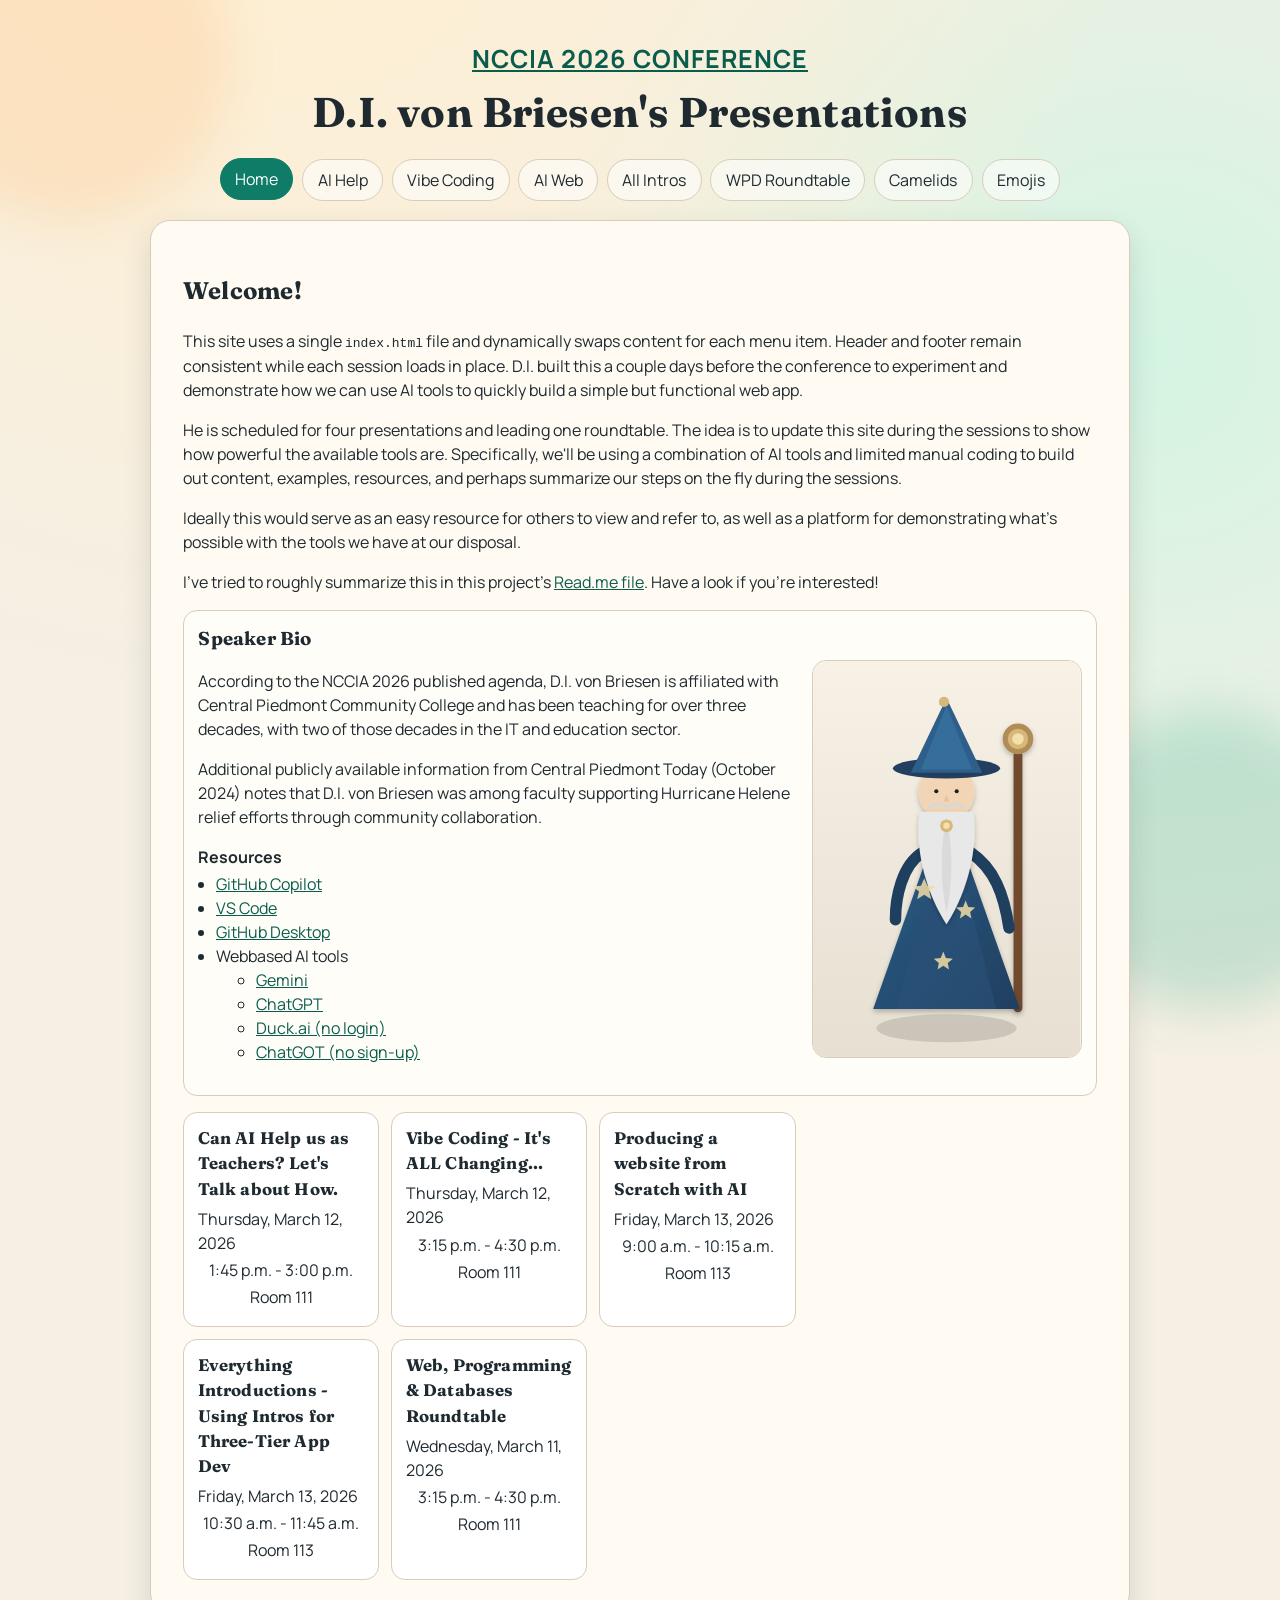
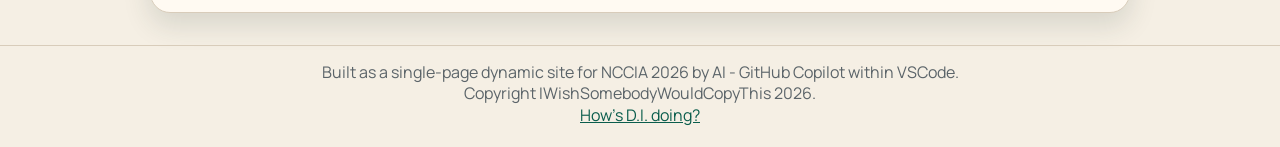
<file: index.html>
<!doctype html>
<html lang="en">
  <head>
    <meta charset="UTF-8" />
    <meta name="viewport" content="width=device-width, initial-scale=1.0" />
    <title>NCCIA 2026 | D.I. von Briesen's Sessions</title>
    <meta
      name="description"
      content="Dynamic five-page NCCIA 2026 session site for D.I. von Briesen's presentations."
    />
    <link rel="icon" type="image/svg+xml" href="images/favicon.svg" />
    <link rel="preconnect" href="https://fonts.googleapis.com" />
    <link rel="preconnect" href="https://fonts.gstatic.com" crossorigin />
    <link
      href="https://fonts.googleapis.com/css2?family=Fraunces:opsz,wght@9..144,500;9..144,700&family=Manrope:wght@400;500;700&display=swap"
      rel="stylesheet"
    />
    <link rel="stylesheet" href="styles.css" />
  </head>

  <body>
    <div class="bg-shape bg-shape-a" aria-hidden="true"></div>
    <div class="bg-shape bg-shape-b" aria-hidden="true"></div>

    <header class="site-header">
      <div class="wrap">
        <p class="eyebrow">
          <a
            href="https://www.nccia.net/conference/"
            target="_blank"
            rel="noreferrer"
            >NCCIA 2026 Conference</a
          >
        </p>
        <h1>D.I. von Briesen's Presentations</h1>
        <nav aria-label="Main navigation">
          <ul class="menu" id="menu"></ul>
        </nav>
      </div>
    </header>

    <main id="app" class="wrap" aria-live="polite"></main>

    <footer class="site-footer">
      <div class="wrap footer-grid">
        <p>
          Built as a single-page dynamic site for NCCIA 2026 by AI - GitHub
          Copilot within VSCode.
        </p>
        <p>Copyright IWishSomebodyWouldCopyThis 2026.</p>
        <p><a href="di-review-summary.html">How's D.I. doing?</a></p>
      </div>
    </footer>

    <script src="app.js"></script>
  </body>
</html>
</file>
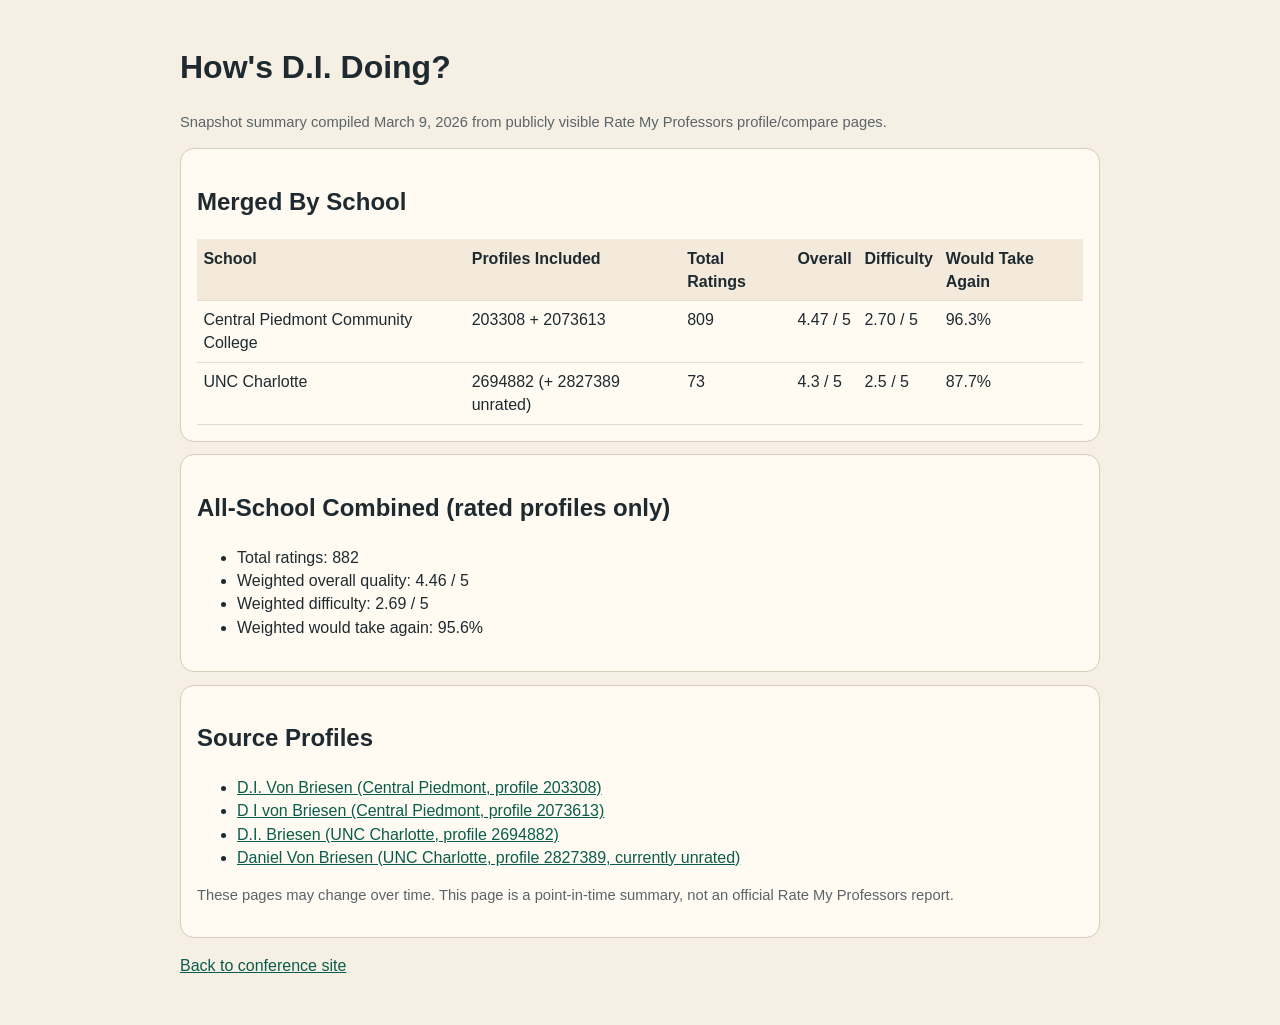
<file: di-review-summary.html>
<!doctype html>
<html lang="en">

<head>
    <meta charset="UTF-8" />
    <meta name="viewport" content="width=device-width, initial-scale=1.0" />
    <title>How's D.I. Doing? | Summary</title>
    <link rel="icon" type="image/svg+xml" href="images/favicon.svg" />
    <style>
        body {
            margin: 0;
            font-family: "Segoe UI", Tahoma, sans-serif;
            line-height: 1.45;
            background: #f5efe4;
            color: #1f2a30;
        }

        .wrap {
            width: min(920px, calc(100% - 2rem));
            margin: 0 auto;
            padding: 1.4rem 0 2rem;
        }

        .card {
            background: #fffaf2;
            border: 1px solid #d8ccba;
            border-radius: 14px;
            padding: 1rem;
            margin-top: 0.8rem;
        }

        table {
            width: 100%;
            border-collapse: collapse;
            margin-top: 0.5rem;
        }

        th,
        td {
            border-bottom: 1px solid #e5dccf;
            text-align: left;
            padding: 0.45rem 0.4rem;
            vertical-align: top;
        }

        th {
            background: #f3eadc;
        }

        a {
            color: #0a5d4c;
        }

        .small {
            color: #5b6469;
            font-size: 0.92rem;
        }
    </style>
</head>

<body>
    <main class="wrap">
        <h1>How's D.I. Doing?</h1>
        <p class="small">Snapshot summary compiled March 9, 2026 from publicly visible Rate My Professors
            profile/compare pages.</p>

        <section class="card">
            <h2>Merged By School</h2>
            <table>
                <thead>
                    <tr>
                        <th>School</th>
                        <th>Profiles Included</th>
                        <th>Total Ratings</th>
                        <th>Overall</th>
                        <th>Difficulty</th>
                        <th>Would Take Again</th>
                    </tr>
                </thead>
                <tbody>
                    <tr>
                        <td>Central Piedmont Community College</td>
                        <td>203308 + 2073613</td>
                        <td>809</td>
                        <td>4.47 / 5</td>
                        <td>2.70 / 5</td>
                        <td>96.3%</td>
                    </tr>
                    <tr>
                        <td>UNC Charlotte</td>
                        <td>2694882 (+ 2827389 unrated)</td>
                        <td>73</td>
                        <td>4.3 / 5</td>
                        <td>2.5 / 5</td>
                        <td>87.7%</td>
                    </tr>
                </tbody>
            </table>
        </section>

        <section class="card">
            <h2>All-School Combined (rated profiles only)</h2>
            <ul>
                <li>Total ratings: 882</li>
                <li>Weighted overall quality: 4.46 / 5</li>
                <li>Weighted difficulty: 2.69 / 5</li>
                <li>Weighted would take again: 95.6%</li>
            </ul>
        </section>

        <section class="card">
            <h2>Source Profiles</h2>
            <ul>
                <li><a href="https://www.ratemyprofessors.com/professor/203308" target="_blank" rel="noreferrer">D.I.
                        Von Briesen (Central Piedmont, profile 203308)</a></li>
                <li><a href="https://www.ratemyprofessors.com/professor/2073613" target="_blank" rel="noreferrer">D I
                        von Briesen (Central Piedmont, profile 2073613)</a></li>
                <li><a href="https://www.ratemyprofessors.com/professor/2694882" target="_blank" rel="noreferrer">D.I.
                        Briesen (UNC Charlotte, profile 2694882)</a></li>
                <li><a href="https://www.ratemyprofessors.com/professor/2827389" target="_blank" rel="noreferrer">Daniel
                        Von Briesen (UNC Charlotte, profile 2827389, currently unrated)</a></li>
            </ul>
            <p class="small">These pages may change over time. This page is a point-in-time summary, not an official
                Rate My Professors report.</p>
        </section>

        <p><a href="index.html">Back to conference site</a></p>
    </main>
</body>

</html>
</file>
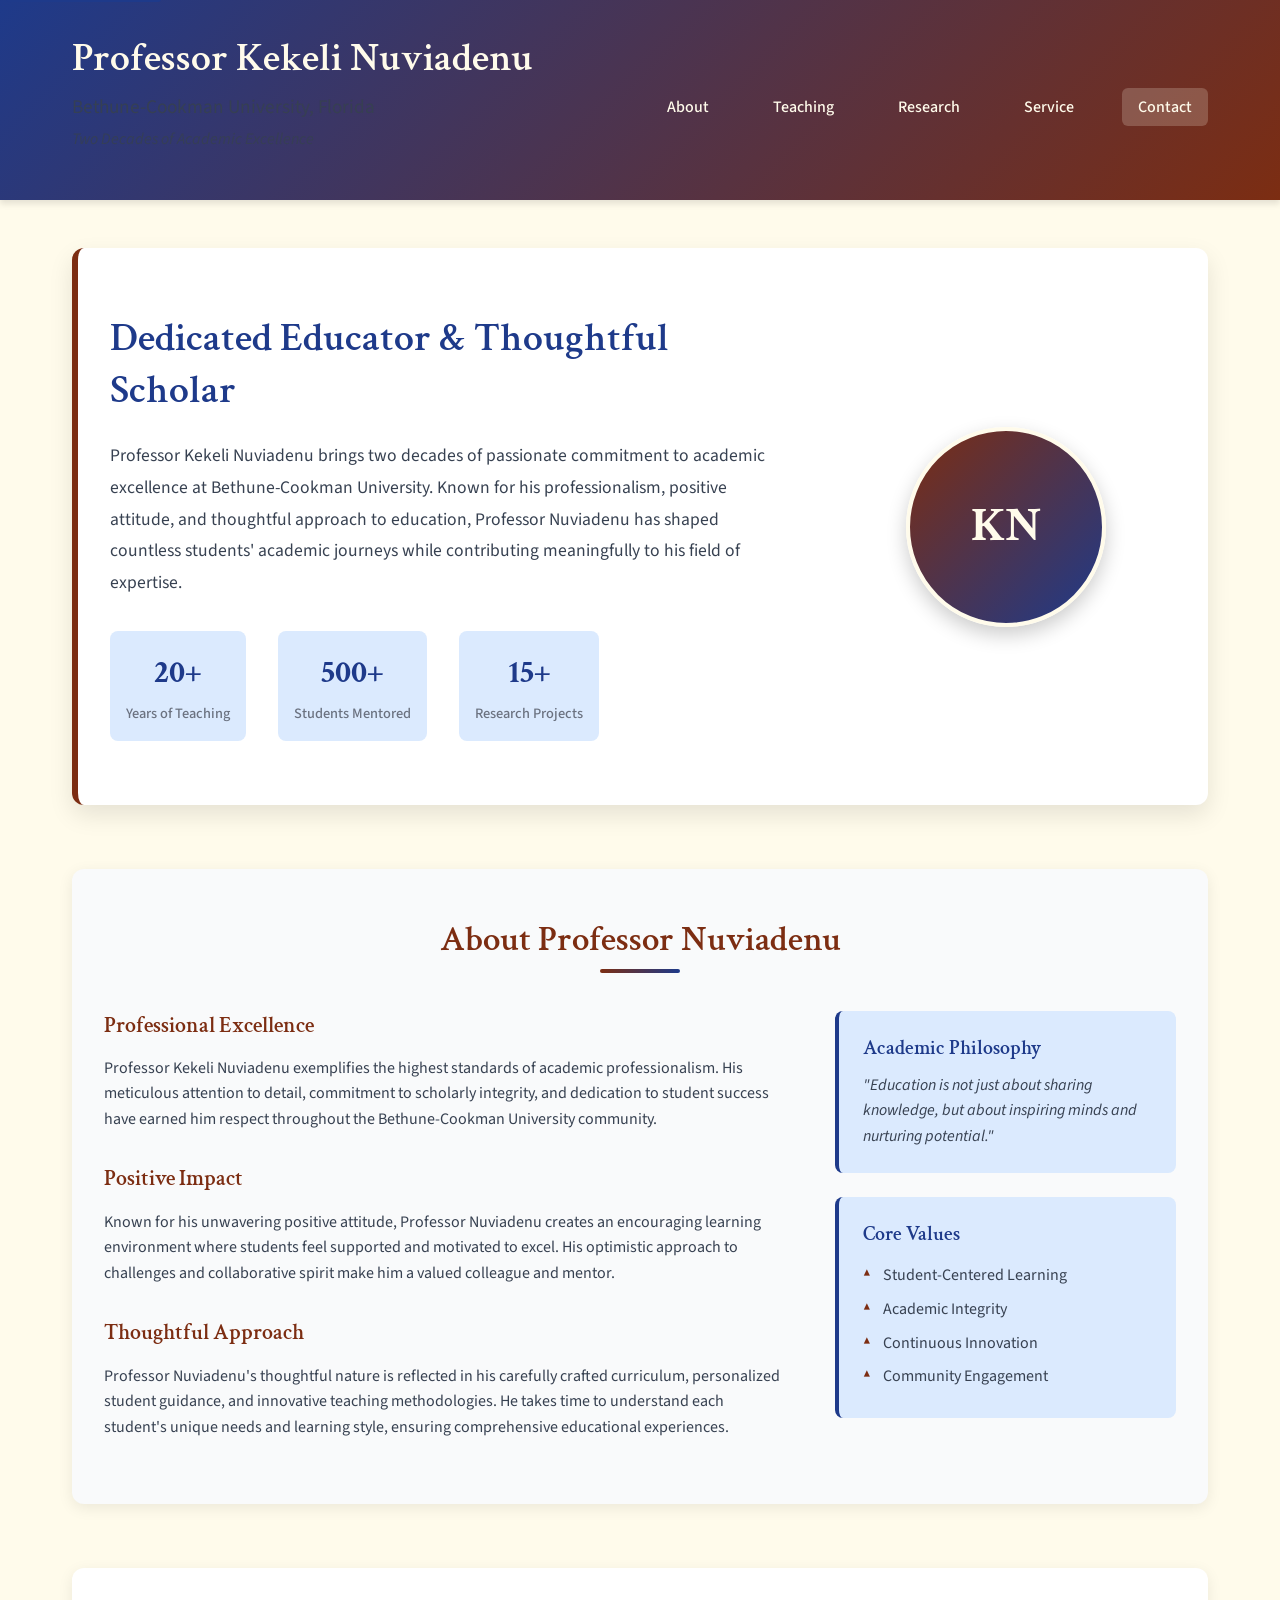
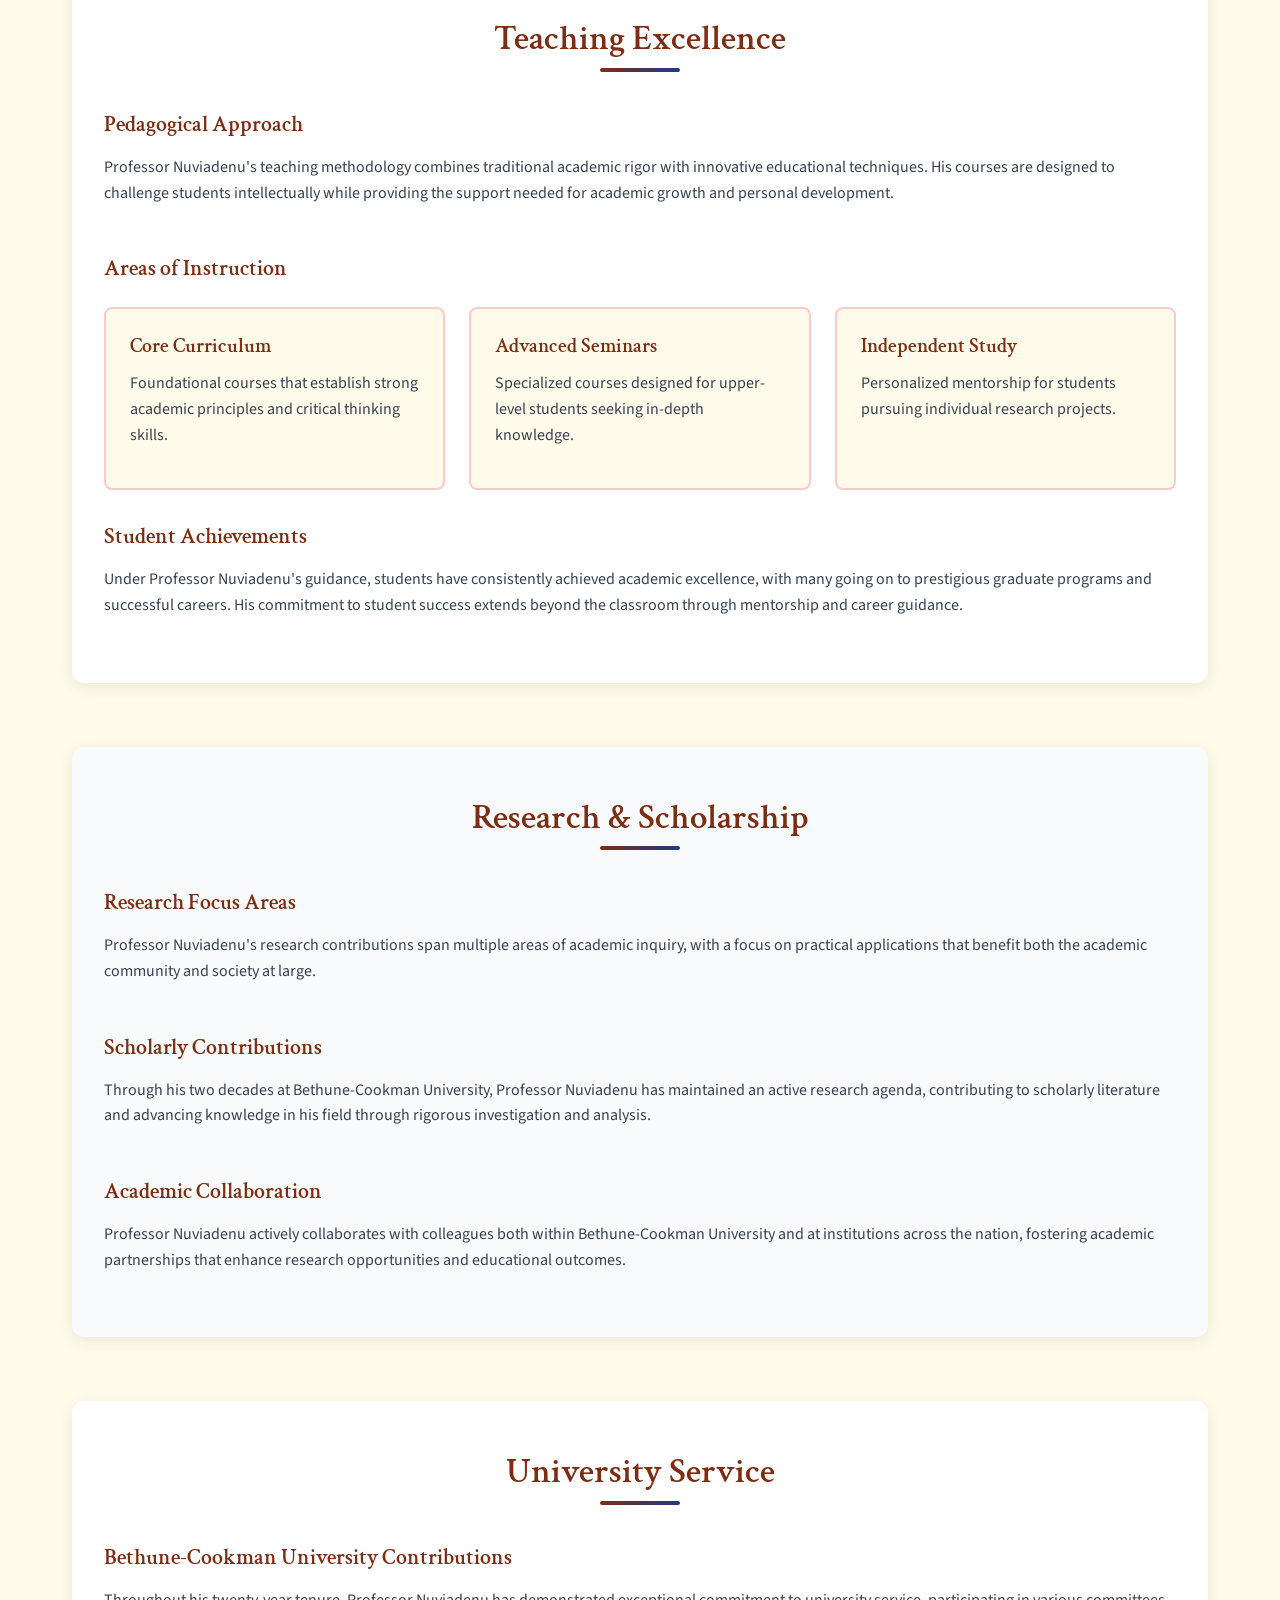
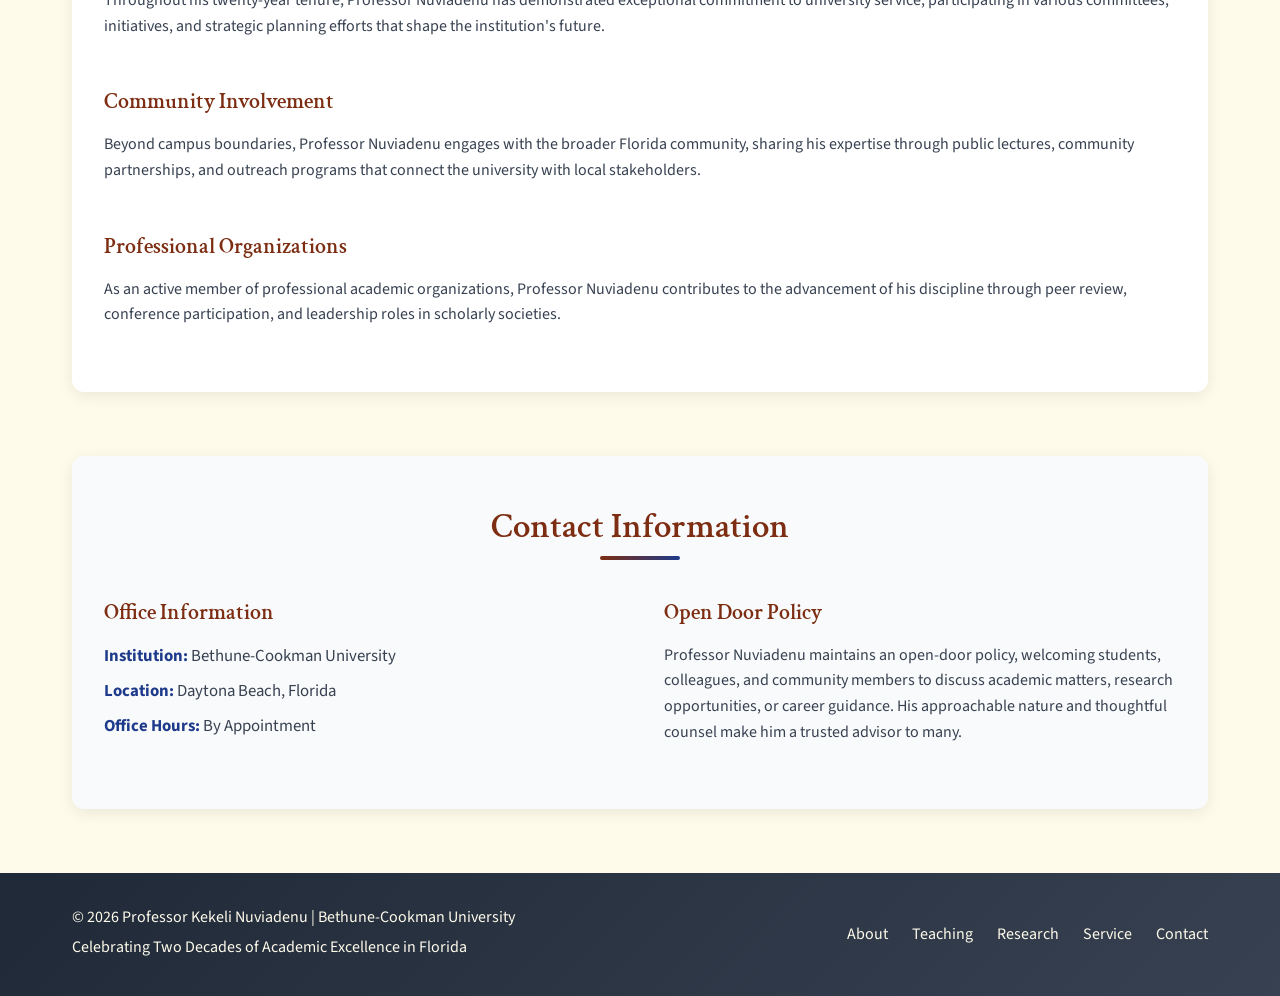
<file: nuviadenu.html>
<!doctype html>
<html lang="en">
  <head>
    <meta charset="UTF-8" />
    <meta name="viewport" content="width=device-width, initial-scale=1.0" />
    <title>Professor Kekeli Nuviadenu | Bethune-Cookman University</title>
    <meta
      name="description"
      content="Academic profile of Professor Kekeli Nuviadenu - 20 years of dedicated service at Bethune-Cookman University, Florida."
    />
    <link rel="preconnect" href="https://fonts.googleapis.com" />
    <link rel="preconnect" href="https://fonts.gstatic.com" crossorigin />
    <link
      href="https://fonts.googleapis.com/css2?family=Crimson+Text:ital,wght@0,400;0,600;0,700;1,400&family=Source+Sans+Pro:wght@300;400;600;700&display=swap"
      rel="stylesheet"
    />
    <link rel="stylesheet" href="nuviadenu-styles.css" />
  </head>

  <body>
    <header class="site-header">
      <div class="header-content">
        <div class="university-info">
          <h1 class="professor-name">Professor Kekeli Nuviadenu</h1>
          <p class="university-affiliation">
            Bethune-Cookman University, Florida
          </p>
          <p class="service-years">Two Decades of Academic Excellence</p>
        </div>
        <nav class="main-navigation">
          <ul class="nav-menu">
            <li><a href="#about" class="nav-link">About</a></li>
            <li><a href="#teaching" class="nav-link">Teaching</a></li>
            <li><a href="#research" class="nav-link">Research</a></li>
            <li><a href="#service" class="nav-link">Service</a></li>
            <li><a href="#contact" class="nav-link">Contact</a></li>
          </ul>
        </nav>
      </div>
    </header>

    <main class="main-content">
      <!-- Hero Section -->
      <section class="hero-section">
        <div class="hero-content">
          <div class="hero-text">
            <h2 class="hero-title">Dedicated Educator & Thoughtful Scholar</h2>
            <p class="hero-description">
              Professor Kekeli Nuviadenu brings two decades of passionate
              commitment to academic excellence at Bethune-Cookman University.
              Known for his professionalism, positive attitude, and thoughtful
              approach to education, Professor Nuviadenu has shaped countless
              students' academic journeys while contributing meaningfully to his
              field of expertise.
            </p>
            <div class="hero-stats">
              <div class="stat-item">
                <span class="stat-number">20+</span>
                <span class="stat-label">Years of Teaching</span>
              </div>
              <div class="stat-item">
                <span class="stat-number">500+</span>
                <span class="stat-label">Students Mentored</span>
              </div>
              <div class="stat-item">
                <span class="stat-number">15+</span>
                <span class="stat-label">Research Projects</span>
              </div>
            </div>
          </div>
          <div class="hero-image">
            <div class="professor-portrait">
              <div class="portrait-placeholder">
                <span class="initials">KN</span>
              </div>
            </div>
          </div>
        </div>
      </section>

      <!-- About Section -->
      <section id="about" class="content-section about-section">
        <div class="section-container">
          <h2 class="section-title">About Professor Nuviadenu</h2>
          <div class="about-content">
            <div class="about-text">
              <h3 class="subsection-title">Professional Excellence</h3>
              <p>
                Professor Kekeli Nuviadenu exemplifies the highest standards of
                academic professionalism. His meticulous attention to detail,
                commitment to scholarly integrity, and dedication to student
                success have earned him respect throughout the Bethune-Cookman
                University community.
              </p>

              <h3 class="subsection-title">Positive Impact</h3>
              <p>
                Known for his unwavering positive attitude, Professor Nuviadenu
                creates an encouraging learning environment where students feel
                supported and motivated to excel. His optimistic approach to
                challenges and collaborative spirit make him a valued colleague
                and mentor.
              </p>

              <h3 class="subsection-title">Thoughtful Approach</h3>
              <p>
                Professor Nuviadenu's thoughtful nature is reflected in his
                carefully crafted curriculum, personalized student guidance, and
                innovative teaching methodologies. He takes time to understand
                each student's unique needs and learning style, ensuring
                comprehensive educational experiences.
              </p>
            </div>
            <div class="about-highlights">
              <div class="highlight-card">
                <h4>Academic Philosophy</h4>
                <p>
                  "Education is not just about sharing knowledge, but about
                  inspiring minds and nurturing potential."
                </p>
              </div>
              <div class="highlight-card">
                <h4>Core Values</h4>
                <ul>
                  <li>Student-Centered Learning</li>
                  <li>Academic Integrity</li>
                  <li>Continuous Innovation</li>
                  <li>Community Engagement</li>
                </ul>
              </div>
            </div>
          </div>
        </div>
      </section>

      <!-- Teaching Section -->
      <section id="teaching" class="content-section teaching-section">
        <div class="section-container">
          <h2 class="section-title">Teaching Excellence</h2>
          <div class="teaching-content">
            <div class="teaching-philosophy">
              <h3 class="subsection-title">Pedagogical Approach</h3>
              <p>
                Professor Nuviadenu's teaching methodology combines traditional
                academic rigor with innovative educational techniques. His
                courses are designed to challenge students intellectually while
                providing the support needed for academic growth and personal
                development.
              </p>
            </div>

            <div class="course-areas">
              <h3 class="subsection-title">Areas of Instruction</h3>
              <div class="course-grid">
                <div class="course-card">
                  <h4>Core Curriculum</h4>
                  <p>
                    Foundational courses that establish strong academic
                    principles and critical thinking skills.
                  </p>
                </div>
                <div class="course-card">
                  <h4>Advanced Seminars</h4>
                  <p>
                    Specialized courses designed for upper-level students
                    seeking in-depth knowledge.
                  </p>
                </div>
                <div class="course-card">
                  <h4>Independent Study</h4>
                  <p>
                    Personalized mentorship for students pursuing individual
                    research projects.
                  </p>
                </div>
              </div>
            </div>

            <div class="student-success">
              <h3 class="subsection-title">Student Achievements</h3>
              <p>
                Under Professor Nuviadenu's guidance, students have consistently
                achieved academic excellence, with many going on to prestigious
                graduate programs and successful careers. His commitment to
                student success extends beyond the classroom through mentorship
                and career guidance.
              </p>
            </div>
          </div>
        </div>
      </section>

      <!-- Research Section -->
      <section id="research" class="content-section research-section">
        <div class="section-container">
          <h2 class="section-title">Research & Scholarship</h2>
          <div class="research-content">
            <div class="research-interests">
              <h3 class="subsection-title">Research Focus Areas</h3>
              <p>
                Professor Nuviadenu's research contributions span multiple areas
                of academic inquiry, with a focus on practical applications that
                benefit both the academic community and society at large.
              </p>
            </div>

            <div class="research-impact">
              <h3 class="subsection-title">Scholarly Contributions</h3>
              <p>
                Through his two decades at Bethune-Cookman University, Professor
                Nuviadenu has maintained an active research agenda, contributing
                to scholarly literature and advancing knowledge in his field
                through rigorous investigation and analysis.
              </p>
            </div>

            <div class="collaboration">
              <h3 class="subsection-title">Academic Collaboration</h3>
              <p>
                Professor Nuviadenu actively collaborates with colleagues both
                within Bethune-Cookman University and at institutions across the
                nation, fostering academic partnerships that enhance research
                opportunities and educational outcomes.
              </p>
            </div>
          </div>
        </div>
      </section>

      <!-- Service Section -->
      <section id="service" class="content-section service-section">
        <div class="section-container">
          <h2 class="section-title">University Service</h2>
          <div class="service-content">
            <div class="institutional-service">
              <h3 class="subsection-title">
                Bethune-Cookman University Contributions
              </h3>
              <p>
                Throughout his twenty-year tenure, Professor Nuviadenu has
                demonstrated exceptional commitment to university service,
                participating in various committees, initiatives, and strategic
                planning efforts that shape the institution's future.
              </p>
            </div>

            <div class="community-engagement">
              <h3 class="subsection-title">Community Involvement</h3>
              <p>
                Beyond campus boundaries, Professor Nuviadenu engages with the
                broader Florida community, sharing his expertise through public
                lectures, community partnerships, and outreach programs that
                connect the university with local stakeholders.
              </p>
            </div>

            <div class="professional-service">
              <h3 class="subsection-title">Professional Organizations</h3>
              <p>
                As an active member of professional academic organizations,
                Professor Nuviadenu contributes to the advancement of his
                discipline through peer review, conference participation, and
                leadership roles in scholarly societies.
              </p>
            </div>
          </div>
        </div>
      </section>

      <!-- Contact Section -->
      <section id="contact" class="content-section contact-section">
        <div class="section-container">
          <h2 class="section-title">Contact Information</h2>
          <div class="contact-content">
            <div class="contact-details">
              <h3 class="subsection-title">Office Information</h3>
              <div class="contact-info">
                <p><strong>Institution:</strong> Bethune-Cookman University</p>
                <p><strong>Location:</strong> Daytona Beach, Florida</p>
                <p><strong>Office Hours:</strong> By Appointment</p>
              </div>
            </div>

            <div class="office-philosophy">
              <h3 class="subsection-title">Open Door Policy</h3>
              <p>
                Professor Nuviadenu maintains an open-door policy, welcoming
                students, colleagues, and community members to discuss academic
                matters, research opportunities, or career guidance. His
                approachable nature and thoughtful counsel make him a trusted
                advisor to many.
              </p>
            </div>
          </div>
        </div>
      </section>
    </main>

    <footer class="site-footer">
      <div class="footer-content">
        <div class="footer-info">
          <p>
            &copy; 2026 Professor Kekeli Nuviadenu | Bethune-Cookman University
          </p>
          <p>Celebrating Two Decades of Academic Excellence in Florida</p>
        </div>
        <div class="footer-links">
          <a href="#about">About</a>
          <a href="#teaching">Teaching</a>
          <a href="#research">Research</a>
          <a href="#service">Service</a>
          <a href="#contact">Contact</a>
        </div>
      </div>
    </footer>

    <script src="nuviadenu-script.js"></script>
  </body>
</html>
</file>
<file: styles.css>
:root {
    --bg: #f5efe4;
    --paper: #fffaf2;
    --ink: #1f2a30;
    --muted: #5b6469;
    --accent: #0e7c66;
    --accent-strong: #0a5d4c;
    --line: #d8ccba;
    --shadow: 0 12px 28px rgba(37, 54, 49, 0.14);
}

* {
    box-sizing: border-box;
}

body {
    margin: 0;
    font-family: "Manrope", "Segoe UI", sans-serif;
    color: var(--ink);
    background: radial-gradient(circle at 20% -10%, #ffefd0 0%, transparent 40%),
        radial-gradient(circle at 90% 20%, #d4f4e2 0%, transparent 35%), var(--bg);
    min-height: 100vh;
    line-height: 1.5;
}

h1,
h2,
h3 {
    font-family: "Fraunces", Georgia, serif;
    letter-spacing: 0.01em;
}

a {
    color: var(--accent-strong);
}

.wrap {
    width: min(980px, calc(100% - 2rem));
    margin: 0 auto;
}

.bg-shape {
    position: fixed;
    z-index: -1;
    border-radius: 50%;
    filter: blur(24px);
}

.bg-shape-a {
    width: 320px;
    height: 320px;
    background: rgba(255, 189, 120, 0.25);
    top: -100px;
    left: -90px;
}

.bg-shape-b {
    width: 300px;
    height: 300px;
    background: rgba(27, 163, 126, 0.2);
    bottom: -110px;
    right: -80px;
}

.site-header {
    padding: 2.5rem 0 1.2rem;
}

.site-header .wrap {
    text-align: center;
}

.eyebrow {
    margin: 0;
    color: var(--accent-strong);
    font-weight: 700;
    text-transform: uppercase;
    letter-spacing: 0.08em;
    font-size: 0.78rem;
}

.eyebrow a {
    font-size: 1.56rem;
}

.site-header h1 {
    margin: 0.2rem 0 1rem;
    font-size: clamp(1.7rem, 3.6vw, 2.6rem);
}

.menu {
    list-style: none;
    margin: 0;
    padding: 0;
    display: flex;
    flex-wrap: wrap;
    justify-content: center;
    gap: 0.55rem;
}

.menu a {
    display: inline-block;
    padding: 0.5rem 0.9rem;
    border: 1px solid var(--line);
    border-radius: 999px;
    text-decoration: none;
    color: var(--ink);
    background: rgba(255, 255, 255, 0.55);
    transition: all 0.2s ease;
}

.menu a:hover,
.menu a[aria-current="page"] {
    background: var(--accent);
    border-color: var(--accent);
    color: #ffffff;
    transform: translateY(-1px);
}

.page {
    background: var(--paper);
    border: 1px solid var(--line);
    border-radius: 20px;
    box-shadow: var(--shadow);
    padding: clamp(1rem, 2.5vw, 2rem);
    margin-bottom: 1.5rem;
    animation: rise 0.35s ease;
}

@keyframes rise {
    from {
        opacity: 0;
        transform: translateY(8px);
    }

    to {
        opacity: 1;
        transform: translateY(0);
    }
}

.session-meta {
    display: grid;
    grid-template-columns: repeat(auto-fit, minmax(180px, 1fr));
    gap: 0.55rem;
    margin-top: 1rem;
}

.meta-item {
    border: 1px dashed var(--line);
    border-radius: 12px;
    padding: 0.5rem 0.7rem;
    background: #fff;
}

.meta-label {
    display: block;
    font-size: 0.74rem;
    text-transform: uppercase;
    letter-spacing: 0.07em;
    color: var(--muted);
}

.cards {
    display: grid;
    grid-template-columns: repeat(3, minmax(0, 1fr));
    gap: 0.75rem;
    margin-top: 1rem;
}

.bio-block {
    margin-top: 1rem;
    padding: 0.9rem;
    border: 1px solid var(--line);
    border-radius: 14px;
    background: #fffdf8;
}

.bio-block h3 {
    margin-top: 0;
    margin-bottom: 0.45rem;
}

.split-sections {
    display: grid;
    grid-template-columns: 1fr 1fr;
    gap: 0.75rem;
    margin-top: 1rem;
}

.split-sections .bio-block {
    margin-top: 0;
}

.sources-title {
    font-weight: 700;
    margin-bottom: 0.2rem;
}

.sources-list {
    margin-top: 0;
    padding-left: 1.1rem;
}

.home-wizard {
    margin: 1rem 0;
    text-align: center;
}

.home-wizard-inline {
    float: right;
    margin: 0 0 0.7rem 1rem;
}

/* Slideshow container styles */
.slideshow-container {
    position: relative;
    width: 270px;
    height: auto;
    overflow: hidden;
}

.slideshow-wrapper {
    position: relative;
    width: 100%;
}

.home-wizard img,
.slide {
    width: 270px;
    height: auto;
    display: block;
    border: 1px solid var(--line);
    border-radius: 14px;
    background: #ffffff;
    object-fit: cover;
}

/* Slideshow specific styles */
.slide {
    position: absolute;
    top: 0;
    left: 0;
    opacity: 0;
    transition: opacity 0.5s ease-in-out;
}

.slide.active {
    position: relative;
    opacity: 1;
}

.home-wizard-inline {
    margin-bottom: 9rem;
}

.card {
    border: 1px solid var(--line);
    border-radius: 14px;
    padding: 0.85rem;
    background: #ffffff;
}

.card-link {
    display: block;
    text-decoration: none;
    color: inherit;
    transition: transform 0.2s ease, box-shadow 0.2s ease;
}

.card-link:hover {
    transform: translateY(-2px);
    box-shadow: 0 10px 20px rgba(31, 42, 48, 0.12);
}

.card h3 {
    margin: 0 0 0.3rem;
    font-size: 1.05rem;
}

.card p {
    margin: 0.2rem 0;
}

.card-time,
.card-room {
    text-align: center;
}

.camelid-show {
    margin-top: 1rem;
}

.camelid-topbar {
    display: flex;
    justify-content: flex-end;
    margin-bottom: 0.45rem;
}

.camelid-stage {
    border: 1px solid var(--line);
    border-radius: 14px;
    background: #ffffff;
    padding: 0.6rem;
}

.camelid-slide {
    display: none;
    width: 100%;
    max-height: 68vh;
    object-fit: contain;
    border-radius: 10px;
}

.camelid-slide.is-active {
    display: block;
}

.camelid-controls {
    margin-top: 0.6rem;
    display: flex;
    justify-content: center;
    align-items: center;
    gap: 0.65rem;
}

.camelid-nav {
    display: flex;
    align-items: center;
    gap: 0.45rem;
}

.camelid-controls button {
    border: 1px solid var(--line);
    background: #fff;
    border-radius: 999px;
    padding: 0.35rem 0.9rem;
    cursor: pointer;
}

.camelid-count {
    font-weight: 600;
}

.camelid-fullscreen {
    white-space: nowrap;
}

.site-footer {
    border-top: 1px solid var(--line);
    margin-top: 2rem;
    padding: 1rem 0 1.4rem;
    color: var(--muted);
    line-height: 1.25;
}

.footer-grid {
    display: grid;
    gap: 0.08rem;
    text-align: center;
}

.footer-grid p {
    margin: 0;
}

@media (max-width: 560px) {
    .menu a {
        width: 100%;
        text-align: center;
    }

    .cards {
        grid-template-columns: 1fr;
    }

    .split-sections {
        grid-template-columns: 1fr;
    }

    .home-wizard-inline {
        float: none;
        margin: 0.6rem auto;
        text-align: center;
    }
}

@media (min-width: 561px) and (max-width: 900px) {
    .cards {
        grid-template-columns: repeat(2, minmax(0, 1fr));
    }
}
</file>
<file: nuviadenu-styles.css>
/* Professor Kekeli Nuviadenu Academic Website Styles */

/* Color Variables */
:root {
  --primary-blue: #1e3a8a;        /* Deep blue */
  --accent-blue: #3b82f6;         /* Bright blue */
  --light-blue: #dbeafe;          /* Light blue */
  --black: #1f2937;               /* Rich black */
  --burgundy: #7c2d12;            /* Deep burgundy */
  --light-burgundy: #fecaca;      /* Light burgundy */
  --ivory: #fffbeb;               /* Ivory/cream */
  --white: #ffffff;
  --gray-light: #f9fafb;
  --gray-medium: #6b7280;
  --gray-dark: #374151;
}

/* Reset and Base Styles */
* {
  margin: 0;
  padding: 0;
  box-sizing: border-box;
}

body {
  font-family: 'Source Sans Pro', sans-serif;
  line-height: 1.6;
  color: var(--black);
  background-color: var(--ivory);
}

/* Typography */
h1, h2, h3, h4, h5, h6 {
  font-family: 'Crimson Text', serif;
  font-weight: 600;
  line-height: 1.3;
  margin-bottom: 1rem;
}

h1 {
  font-size: 2.5rem;
  color: var(--primary-blue);
}

h2 {
  font-size: 2rem;
  color: var(--burgundy);
}

h3 {
  font-size: 1.5rem;
  color: var(--primary-blue);
}

h4 {
  font-size: 1.25rem;
  color: var(--black);
}

p {
  margin-bottom: 1rem;
  color: var(--gray-dark);
}

/* Header Styles */
.site-header {
  background: linear-gradient(135deg, var(--primary-blue) 0%, var(--burgundy) 100%);
  color: var(--ivory);
  padding: 2rem 0;
  box-shadow: 0 4px 6px rgba(0, 0, 0, 0.1);
}

.header-content {
  max-width: 1200px;
  margin: 0 auto;
  padding: 0 2rem;
  display: flex;
  justify-content: space-between;
  align-items: center;
  flex-wrap: wrap;
  gap: 2rem;
}

.professor-name {
  color: var(--ivory);
  margin-bottom: 0.5rem;
  font-size: 2.5rem;
}

.university-affiliation {
  font-size: 1.2rem;
  margin-bottom: 0.25rem;
  opacity: 0.9;
}

.service-years {
  font-size: 1rem;
  font-style: italic;
  opacity: 0.8;
}

/* Navigation */
.main-navigation {
  margin-top: 1rem;
}

.nav-menu {
  list-style: none;
  display: flex;
  gap: 2rem;
  flex-wrap: wrap;
}

.nav-link {
  color: var(--ivory);
  text-decoration: none;
  font-weight: 500;
  padding: 0.5rem 1rem;
  border-radius: 6px;
  transition: all 0.3s ease;
}

.nav-link:hover,
.nav-link:focus,
.nav-link.active-nav {
  background-color: rgba(255, 251, 235, 0.2);
  transform: translateY(-2px);
}

/* Main Content */
.main-content {
  max-width: 1200px;
  margin: 0 auto;
  padding: 0 2rem;
}

/* Hero Section */
.hero-section {
  background-color: var(--white);
  margin: 3rem 0;
  padding: 4rem 2rem;
  border-radius: 12px;
  box-shadow: 0 10px 25px rgba(0, 0, 0, 0.1);
  border-left: 6px solid var(--burgundy);
}

.hero-content {
  display: grid;
  grid-template-columns: 2fr 1fr;
  gap: 3rem;
  align-items: center;
}

.hero-title {
  color: var(--primary-blue);
  font-size: 2.5rem;
  margin-bottom: 1.5rem;
}

.hero-description {
  font-size: 1.1rem;
  line-height: 1.8;
  margin-bottom: 2rem;
  color: var(--gray-dark);
}

.hero-stats {
  display: flex;
  gap: 2rem;
  flex-wrap: wrap;
}

.stat-item {
  text-align: center;
  padding: 1rem;
  background-color: var(--light-blue);
  border-radius: 8px;
  min-width: 120px;
}

.stat-number {
  display: block;
  font-size: 2rem;
  font-weight: 700;
  color: var(--primary-blue);
  font-family: 'Crimson Text', serif;
}

.stat-label {
  display: block;
  font-size: 0.9rem;
  font-weight: 500;
  color: var(--gray-medium);
  margin-top: 0.25rem;
}

/* Professor Portrait */
.hero-image {
  display: flex;
  justify-content: center;
}

.professor-portrait {
  position: relative;
}

.portrait-placeholder {
  width: 200px;
  height: 200px;
  background: linear-gradient(135deg, var(--burgundy), var(--primary-blue));
  border-radius: 50%;
  display: flex;
  align-items: center;
  justify-content: center;
  box-shadow: 0 8px 20px rgba(0, 0, 0, 0.2);
  border: 4px solid var(--ivory);
}

.initials {
  font-size: 3rem;
  font-weight: 700;
  color: var(--ivory);
  font-family: 'Crimson Text', serif;
}

/* Content Sections */
.content-section {
  margin: 4rem 0;
  padding: 3rem 2rem;
  background-color: var(--white);
  border-radius: 12px;
  box-shadow: 0 4px 15px rgba(0, 0, 0, 0.08);
}

.content-section:nth-child(even) {
  background-color: var(--gray-light);
}

.section-container {
  max-width: 100%;
}

.section-title {
  text-align: center;
  margin-bottom: 3rem;
  font-size: 2.2rem;
  position: relative;
}

.section-title::after {
  content: '';
  position: absolute;
  bottom: -10px;
  left: 50%;
  transform: translateX(-50%);
  width: 80px;
  height: 4px;
  background: linear-gradient(90deg, var(--burgundy), var(--primary-blue));
  border-radius: 2px;
}

.subsection-title {
  margin-bottom: 1rem;
  color: var(--burgundy);
  font-size: 1.4rem;
}

/* About Section */
.about-content {
  display: grid;
  grid-template-columns: 2fr 1fr;
  gap: 3rem;
  align-items: start;
}

.about-text h3 {
  margin-top: 2rem;
}

.about-text h3:first-child {
  margin-top: 0;
}

.about-highlights {
  display: flex;
  flex-direction: column;
  gap: 1.5rem;
}

.highlight-card {
  padding: 1.5rem;
  background-color: var(--light-blue);
  border-radius: 8px;
  border-left: 4px solid var(--primary-blue);
}

.highlight-card h4 {
  color: var(--primary-blue);
  margin-bottom: 0.75rem;
}

.highlight-card p {
  font-style: italic;
  margin-bottom: 0;
}

.highlight-card ul {
  list-style: none;
  padding-left: 0;
}

.highlight-card li {
  padding: 0.25rem 0;
  color: var(--gray-dark);
  position: relative;
  padding-left: 1.25rem;
}

.highlight-card li::before {
  content: '▲';
  position: absolute;
  left: 0;
  color: var(--burgundy);
  font-size: 0.8rem;
}

/* Teaching Section */
.teaching-content {
  display: grid;
  gap: 2rem;
}

.course-grid {
  display: grid;
  grid-template-columns: repeat(auto-fit, minmax(300px, 1fr));
  gap: 1.5rem;
  margin-top: 1.5rem;
}

.course-card {
  padding: 1.5rem;
  background-color: var(--ivory);
  border: 2px solid var(--light-burgundy);
  border-radius: 8px;
  transition: all 0.3s ease;
}

.course-card:hover {
  border-color: var(--burgundy);
  box-shadow: 0 4px 12px rgba(124, 45, 18, 0.15);
  transform: translateY(-2px);
}

.course-card h4 {
  color: var(--burgundy);
  margin-bottom: 0.75rem;
}

/* Research Section */
.research-section {
  background-color: var(--light-blue);
}

.research-content {
  display: grid;
  gap: 2rem;
}

/* Service Section */
.service-content {
  display: grid;
  gap: 2rem;
}

/* Contact Section */
.contact-content {
  display: grid;
  grid-template-columns: 1fr 1fr;
  gap: 3rem;
  align-items: start;
}

.contact-info p {
  margin-bottom: 0.5rem;
  font-size: 1.05rem;
}

.contact-info strong {
  color: var(--primary-blue);
}

/* Footer */
.site-footer {
  background: linear-gradient(135deg, var(--black) 0%, var(--gray-dark) 100%);
  color: var(--ivory);
  padding: 2rem 0;
  margin-top: 4rem;
}

.footer-content {
  max-width: 1200px;
  margin: 0 auto;
  padding: 0 2rem;
  display: flex;
  justify-content: space-between;
  align-items: center;
  flex-wrap: wrap;
  gap: 2rem;
}

.footer-info p {
  margin-bottom: 0.25rem;
  color: var(--ivory);
}

.footer-links {
  display: flex;
  gap: 1.5rem;
  flex-wrap: wrap;
}

.footer-links a {
  color: var(--ivory);
  text-decoration: none;
  transition: color 0.3s ease;
}

.footer-links a:hover {
  color: var(--light-blue);
}

/* Responsive Design */
@media (max-width: 992px) {
  .header-content {
    flex-direction: column;
    text-align: center;
  }
  
  .hero-content {
    grid-template-columns: 1fr;
    text-align: center;
  }
  
  .about-content,
  .contact-content {
    grid-template-columns: 1fr;
  }
  
  .course-grid {
    grid-template-columns: 1fr;
  }
}

@media (max-width: 768px) {
  .hero-section {
    padding: 2rem 1rem;
    margin: 2rem 0;
  }
  
  .content-section {
    padding: 2rem 1rem;
    margin: 2rem 0;
  }
  
  .nav-menu {
    flex-direction: column;
    gap: 0.5rem;
    align-items: center;
  }
  
  .hero-stats {
    justify-content: center;
  }
  
  .stat-item {
    min-width: 100px;
  }
  
  .professor-name {
    font-size: 2rem;
  }
  
  .hero-title {
    font-size: 2rem;
  }
}

@media (max-width: 480px) {
  .main-content {
    padding: 0 1rem;
  }
  
  .portrait-placeholder {
    width: 150px;
    height: 150px;
  }
  
  .initials {
    font-size: 2.5rem;
  }
  
  .footer-content {
    flex-direction: column;
    text-align: center;
  }
}

/* Smooth Scrolling */
html {
  scroll-behavior: smooth;
}

/* Animation Classes - Only apply when JS is available */
.js-enabled .content-section,
.js-enabled .hero-section {
  opacity: 0;
  transform: translateY(30px);
  transition: all 0.6s ease;
}

.js-enabled .content-section.animate-in,
.js-enabled .hero-section.animate-in {
  opacity: 1;
  transform: translateY(0);
}

/* Contact Links */
.contact-link {
  color: var(--primary-blue);
  text-decoration: none;
  border-bottom: 1px solid transparent;
  transition: border-color 0.3s ease;
}

.contact-link:hover,
.contact-link:focus {
  border-bottom-color: var(--primary-blue);
}

/* Focus States for Accessibility */
a:focus,
button:focus {
  outline: 2px solid var(--accent-blue);
  outline-offset: 2px;
}

/* Print Styles */
@media print {
  .main-navigation,
  .footer-links {
    display: none;
  }
  
  .content-section {
    box-shadow: none;
    border: 1px solid var(--gray-medium);
  }
  
  body {
    background-color: white;
  }
}
</file>
